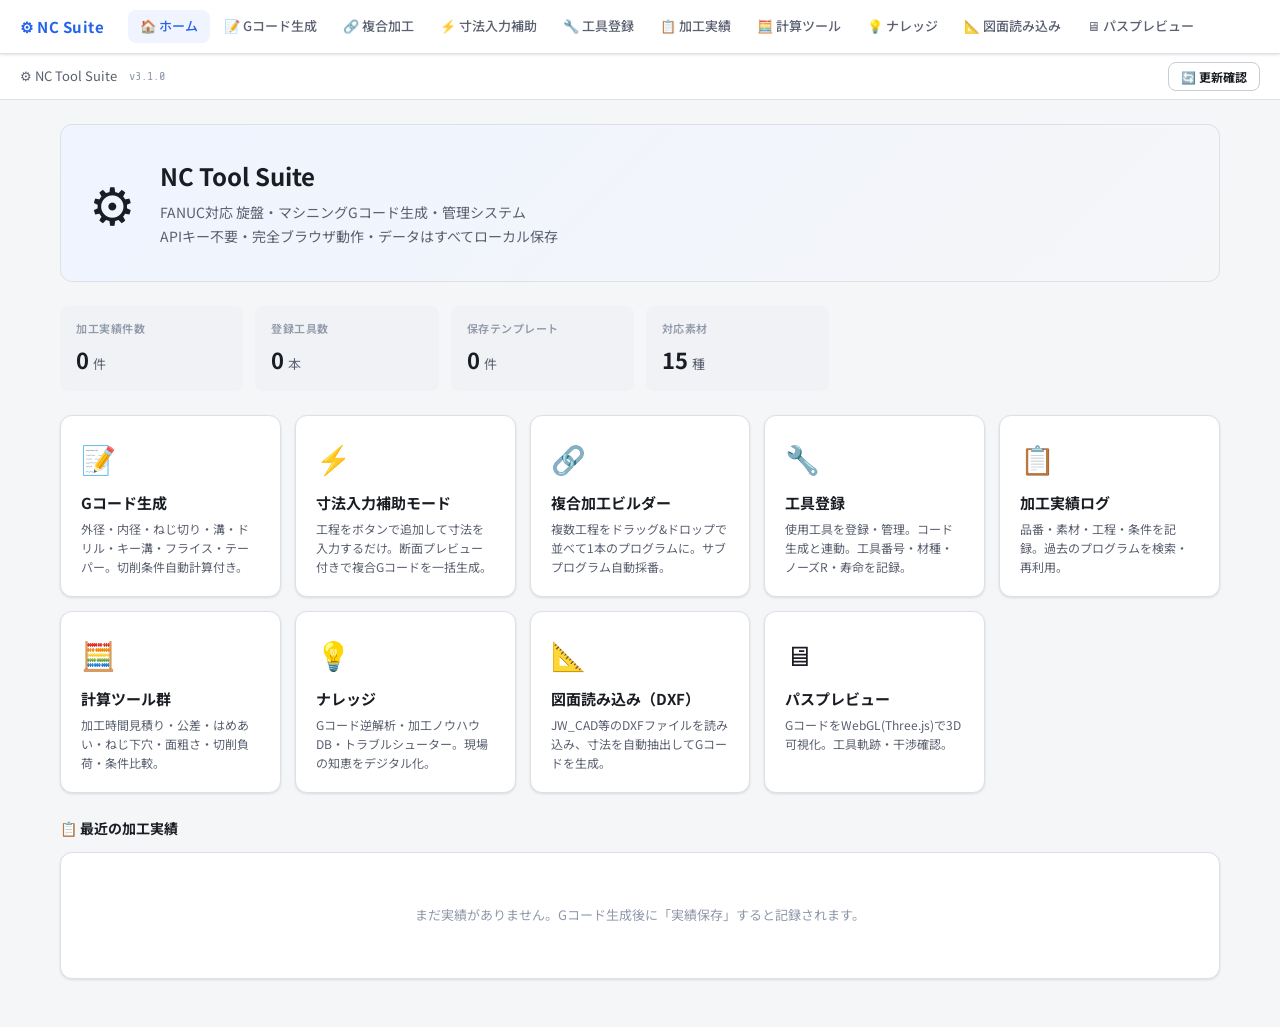
<file: index.html>
<!DOCTYPE html>
<html lang="ja">
<head>
<meta charset="UTF-8"><meta name="viewport" content="width=device-width,initial-scale=1">
<title>NC Tool Suite</title>
<link rel="stylesheet" href="css/common.css">
<style>
.hero{background:linear-gradient(135deg,#eff4ff 0%,#f5f6f8 100%);border:1px solid var(--border);border-radius:var(--radius-lg);padding:32px 28px;margin-bottom:24px;display:flex;align-items:center;gap:24px}
.hero-icon{font-size:52px;flex-shrink:0}
.hero h1{font-size:24px;font-weight:700;margin-bottom:6px}
.hero p{color:var(--text2);font-size:14px;line-height:1.7}
.menu-grid{display:grid;grid-template-columns:repeat(auto-fill,minmax(200px,1fr));gap:14px;margin-bottom:24px}
.menu-card{background:var(--bg1);border:1px solid var(--border);border-radius:var(--radius-lg);padding:20px;text-decoration:none;color:var(--text);transition:all .2s;box-shadow:var(--shadow);display:block}
.menu-card:hover{border-color:var(--accent);box-shadow:var(--shadow-md);transform:translateY(-2px)}
.menu-icon{font-size:28px;margin-bottom:10px}
.menu-name{font-size:15px;font-weight:700;margin-bottom:4px}
.menu-desc{font-size:12px;color:var(--text2);line-height:1.6}
.stats-row{display:grid;grid-template-columns:repeat(auto-fill,minmax(160px,1fr));gap:12px;margin-bottom:24px}
.recent-section{margin-bottom:24px}
.recent-title{font-size:14px;font-weight:700;margin-bottom:12px;display:flex;align-items:center;gap:8px}
.empty-state{text-align:center;padding:32px;color:var(--text3);font-size:13px}
</style>
</head>
<body>
<nav class="nav">
  <a class="nav-logo" href="index.html">⚙ NC Suite</a>
  <div class="nav-links">
    <a class="nav-link active" href="index.html">🏠 <span>ホーム</span></a>
    <a class="nav-link" href="pages/gcode.html">📝 <span>Gコード生成</span></a>
    <a class="nav-link" href="pages/compound.html">🔗 <span>複合加工</span></a>
    <a class="nav-link" href="pages/quick.html">⚡ <span>寸法入力補助</span></a>
    <a class="nav-link" href="pages/tools.html">🔧 <span>工具登録</span></a>
    <a class="nav-link" href="pages/log.html">📋 <span>加工実績</span></a>
    <a class="nav-link" href="pages/calc.html">🧮 <span>計算ツール</span></a>
    <a class="nav-link" href="pages/knowledge.html">💡 <span>ナレッジ</span></a>
    <a class="nav-link" href="pages/drawing.html">📐 <span>図面読み込み</span></a>
    <a class="nav-link" href="pages/preview.html">🖥 <span>パスプレビュー</span></a>
  </div>
</nav>


  <!-- 自己更新バー -->
  <div id="update-bar" style="background:var(--bg1);border-bottom:1px solid var(--border);padding:8px 20px;display:flex;align-items:center;gap:12px;font-size:13px">
    <span style="color:var(--text2)">⚙ NC Tool Suite</span>
    <span id="current-ver" style="font-family:var(--mono);font-size:12px;color:var(--text3)">v3.1.0</span>
    <span id="update-status" style="color:var(--text3);font-size:12px"></span>
    <div style="margin-left:auto;display:flex;gap:8px;align-items:center">
      <button class="btn btn-sm" onclick="checkUpdate()" id="check-btn">🔄 更新確認</button>
      <button class="btn btn-sm btn-primary" onclick="doUpdate()" id="update-btn" style="display:none">⬆ 更新する</button>
    </div>
  </div>

<div class="page">
  <div class="hero">
    <div class="hero-icon">⚙</div>
    <div>
      <h1>NC Tool Suite</h1>
      <p>FANUC対応 旋盤・マシニングGコード生成・管理システム<br>APIキー不要・完全ブラウザ動作・データはすべてローカル保存</p>
    </div>
  </div>

  <div class="stats-row" id="stats-row">
    <div class="metric"><div class="metric-label">加工実績件数</div><div class="metric-value" id="stat-logs">0<span class="metric-unit">件</span></div></div>
    <div class="metric"><div class="metric-label">登録工具数</div><div class="metric-value" id="stat-tools">0<span class="metric-unit">本</span></div></div>
    <div class="metric"><div class="metric-label">保存テンプレート</div><div class="metric-value" id="stat-tpls">0<span class="metric-unit">件</span></div></div>
    <div class="metric"><div class="metric-label">対応素材</div><div class="metric-value">15<span class="metric-unit">種</span></div></div>
  </div>

  <div class="menu-grid">
    <a class="menu-card" href="pages/gcode.html">
      <div class="menu-icon">📝</div>
      <div class="menu-name">Gコード生成</div>
      <div class="menu-desc">外径・内径・ねじ切り・溝・ドリル・キー溝・フライス・テーパー。切削条件自動計算付き。</div>
    </a>
    <a class="menu-card" href="pages/quick.html">
      <div class="menu-icon">⚡</div>
      <div class="menu-name">寸法入力補助モード</div>
      <div class="menu-desc">工程をボタンで追加して寸法を入力するだけ。断面プレビュー付きで複合Gコードを一括生成。</div>
    </a>
    <a class="menu-card" href="pages/compound.html">
      <div class="menu-icon">🔗</div>
      <div class="menu-name">複合加工ビルダー</div>
      <div class="menu-desc">複数工程をドラッグ&ドロップで並べて1本のプログラムに。サブプログラム自動採番。</div>
    </a>
    <a class="menu-card" href="pages/tools.html">
      <div class="menu-icon">🔧</div>
      <div class="menu-name">工具登録</div>
      <div class="menu-desc">使用工具を登録・管理。コード生成と連動。工具番号・材種・ノーズR・寿命を記録。</div>
    </a>
    <a class="menu-card" href="pages/log.html">
      <div class="menu-icon">📋</div>
      <div class="menu-name">加工実績ログ</div>
      <div class="menu-desc">品番・素材・工程・条件を記録。過去のプログラムを検索・再利用。</div>
    </a>
    <a class="menu-card" href="pages/calc.html">
      <div class="menu-icon">🧮</div>
      <div class="menu-name">計算ツール群</div>
      <div class="menu-desc">加工時間見積り・公差・はめあい・ねじ下穴・面粗さ・切削負荷・条件比較。</div>
    </a>
    <a class="menu-card" href="pages/knowledge.html">
      <div class="menu-icon">💡</div>
      <div class="menu-name">ナレッジ</div>
      <div class="menu-desc">Gコード逆解析・加工ノウハウDB・トラブルシューター。現場の知恵をデジタル化。</div>
    </a>
    <a class="menu-card" href="pages/drawing.html">
      <div class="menu-icon">📐</div>
      <div class="menu-name">図面読み込み（DXF）</div>
      <div class="menu-desc">JW_CAD等のDXFファイルを読み込み、寸法を自動抽出してGコードを生成。</div>
    </a>
    <a class="menu-card" href="pages/preview.html">
      <div class="menu-icon">🖥</div>
      <div class="menu-name">パスプレビュー</div>
      <div class="menu-desc">GコードをWebGL(Three.js)で3D可視化。工具軌跡・干渉確認。</div>
    </a>
  </div>

  <div class="recent-section">
    <div class="recent-title">📋 最近の加工実績</div>
    <div class="card">
      <div id="recent-logs"><div class="empty-state">まだ実績がありません。Gコード生成後に「実績保存」すると記録されます。</div></div>
    </div>
  </div>
</div>

<script src="js/common.js"></script>
<script>
document.addEventListener('DOMContentLoaded', () => {
  document.getElementById('stat-logs').innerHTML  = LOG_DB.getAll().length + '<span class="metric-unit">件</span>';
  document.getElementById('stat-tools').innerHTML = TOOL_DB.getAll().length + '<span class="metric-unit">本</span>';
  document.getElementById('stat-tpls').innerHTML  = TPL_DB.getAll().length + '<span class="metric-unit">件</span>';

  const logs = LOG_DB.getAll().slice(0, 5);
  if (logs.length) {
    document.getElementById('recent-logs').innerHTML =
      `<table class="tbl">
        <thead><tr><th>日時</th><th>品番</th><th>工程</th><th>素材</th><th>メモ</th></tr></thead>
        <tbody>${logs.map(l => `<tr>
          <td style="white-space:nowrap;color:var(--text3)">${fmtDate(l.createdAt)}</td>
          <td><strong>${l.partNo||'-'}</strong></td>
          <td><span class="badge badge-blue">${l.procName||'-'}</span></td>
          <td>${l.material||'-'}</td>
          <td style="color:var(--text2)">${l.memo||''}</td>
        </tr>`).join('')}</tbody>
      </table>`;
  }
});
</script>

<script>
const REPO_RAW = 'https://raw.githubusercontent.com/k2k16k2k16k/nc-tool-suite/main';
const CURRENT_VERSION = '3.1.0';
let latestInfo = null;

async function checkUpdate() {
  const btn = document.getElementById('check-btn');
  const status = document.getElementById('update-status');
  btn.textContent = '確認中...';
  btn.disabled = true;
  status.textContent = '';

  try {
    const res = await fetch(REPO_RAW + '/version.json?t=' + Date.now());
    if (!res.ok) throw new Error('取得失敗');
    latestInfo = await res.json();
    const latest = latestInfo.version;

    if (latest === CURRENT_VERSION) {
      status.textContent = '✅ 最新版です';
      status.style.color = 'var(--green)';
    } else {
      status.innerHTML = `🆕 新バージョン <strong>${latest}</strong> があります`;
      status.style.color = 'var(--accent)';
      document.getElementById('update-btn').style.display = 'inline-flex';
    }
  } catch(e) {
    status.textContent = '⚠ 確認できませんでした（オフライン？）';
    status.style.color = 'var(--amber)';
  }
  btn.textContent = '🔄 更新確認';
  btn.disabled = false;
}

async function doUpdate() {
  if (!latestInfo) return;
  const btn = document.getElementById('update-btn');
  btn.textContent = '更新中...';
  btn.disabled = true;

  const files = Object.keys(latestInfo.files);
  const results = [];
  let success = 0, fail = 0;

  for (const file of files) {
    try {
      const res = await fetch(REPO_RAW + '/' + file + '?t=' + Date.now());
      if (!res.ok) throw new Error();
      const text = await res.text();

      // ダウンロードリンクを生成
      const blob = new Blob([text], {type: 'text/html'});
      const url = URL.createObjectURL(blob);
      const a = document.createElement('a');
      a.href = url;
      a.download = file.split('/').pop();
      // 自動ダウンロードは1ファイルずつ
      results.push({file, url, a, text});
      success++;
    } catch(e) {
      fail++;
    }
  }

  // 更新確認ダイアログを表示
  showUpdateDialog(results, latestInfo);
  btn.textContent = '⬆ 更新する';
  btn.disabled = false;
}

function showUpdateDialog(results, info) {
  const existing = document.getElementById('update-dialog');
  if (existing) existing.remove();

  const changelog = (info.changelog || []).slice(0, 3).map(c =>
    `<li style="margin-bottom:4px;font-size:12px;color:var(--text2)">${c}</li>`
  ).join('');

  const dialog = document.createElement('div');
  dialog.id = 'update-dialog';
  dialog.style.cssText = 'position:fixed;inset:0;background:rgba(0,0,0,.5);z-index:9999;display:flex;align-items:center;justify-content:center;padding:20px';
  dialog.innerHTML = `
    <div style="background:var(--bg1);border-radius:12px;padding:24px;max-width:560px;width:100%;box-shadow:0 20px 60px rgba(0,0,0,.3)">
      <div style="font-size:16px;font-weight:700;margin-bottom:6px">🆕 バージョン ${info.version} に更新</div>
      <div style="font-size:12px;color:var(--text2);margin-bottom:14px">${info.updated}</div>
      <ul style="margin-bottom:16px;padding-left:16px">${changelog}</ul>
      <div style="background:var(--bg2);border-radius:8px;padding:12px;margin-bottom:16px;font-size:12px;color:var(--text2);line-height:1.8">
        📁 更新ファイル: <strong style="color:var(--text)">${results.length}個</strong><br>
        以下のファイルがダウンロードされます。<br>
        <code style="font-size:11px;color:var(--accent)">nc-tool-suite\</code> フォルダに上書きしてください。
      </div>
      <div style="display:flex;gap:8px;flex-wrap:wrap;margin-bottom:16px" id="file-list">
        ${results.map(r => `<span style="font-size:11px;background:var(--accent-l);color:var(--accent);padding:2px 8px;border-radius:4px">${r.file}</span>`).join('')}
      </div>
      <div style="display:flex;gap:8px;justify-content:flex-end">
        <button onclick="document.getElementById('update-dialog').remove()" style="padding:8px 16px;border:1px solid var(--border);border-radius:8px;background:var(--bg1);cursor:pointer;font-family:var(--sans);font-size:13px">キャンセル</button>
        <button onclick="downloadAll()" id="dl-all-btn" style="padding:8px 20px;background:var(--accent);color:#fff;border:none;border-radius:8px;cursor:pointer;font-weight:700;font-family:var(--sans);font-size:13px">⬇ 全ファイルをダウンロード</button>
      </div>
    </div>
  `;
  document.body.appendChild(dialog);

  // グローバルに結果を保持
  window._updateResults = results;
}

async function downloadAll() {
  const results = window._updateResults || [];
  const btn = document.getElementById('dl-all-btn');
  btn.textContent = 'ダウンロード中...';
  btn.disabled = true;

  for (let i = 0; i < results.length; i++) {
    const r = results[i];
    await new Promise(resolve => {
      setTimeout(() => {
        const a = document.createElement('a');
        a.href = r.url;
        a.download = r.file.split('/').pop();
        a.click();
        resolve();
      }, i * 300); // 300ms間隔でダウンロード
    });
  }

  btn.textContent = '✅ ダウンロード完了';
  setTimeout(() => {
    document.getElementById('update-dialog').remove();
    const status = document.getElementById('update-status');
    status.textContent = '📁 ダウンロード完了 — フォルダに上書きしてください';
    status.style.color = 'var(--green)';
    document.getElementById('update-btn').style.display = 'none';
  }, 1000);
}
</script>

</body>
</html>
</file>
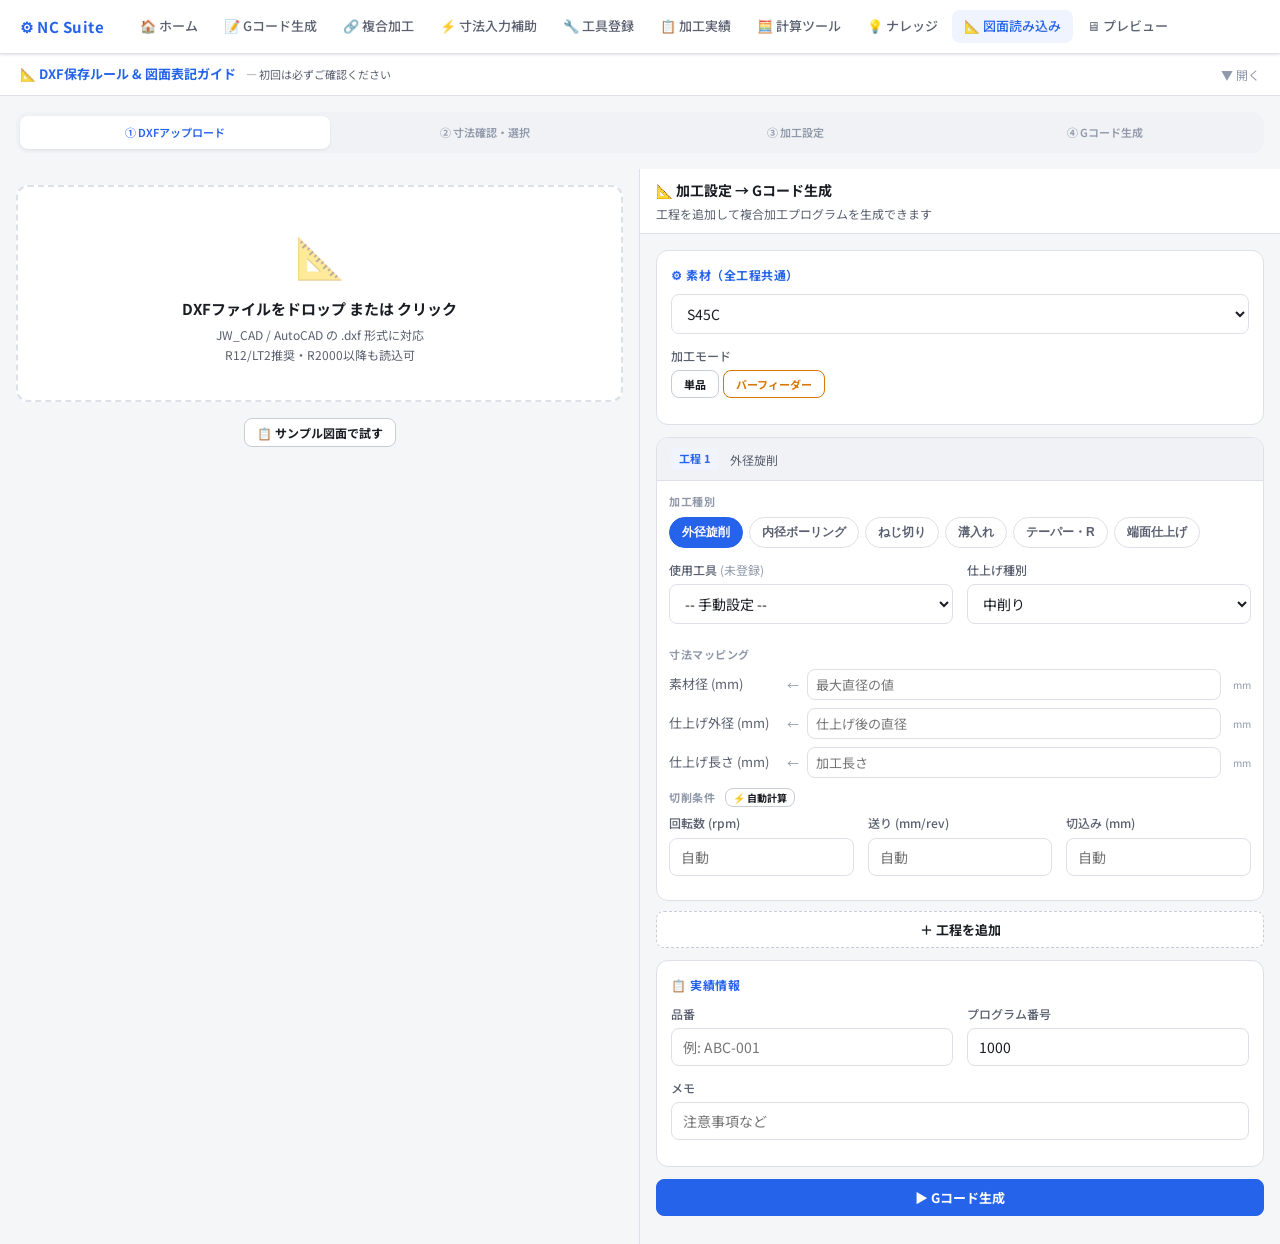
<file: pages/drawing.html>
<!DOCTYPE html>
<html lang="ja">
<head>
<meta charset="UTF-8"><meta name="viewport" content="width=device-width,initial-scale=1">
<title>図面読み込み | NC Suite</title>
<link rel="stylesheet" href="../css/common.css">
<style>
.dxf-layout{display:grid;grid-template-columns:1fr 1fr;gap:0;min-height:calc(100vh - 54px)}
.dxf-left{border-right:1px solid var(--border);overflow-y:auto;display:flex;flex-direction:column}
.dxf-right{overflow-y:auto;background:var(--bg)}

/* アップロードゾーン */
.upload-zone{border:2px dashed var(--border);border-radius:var(--radius-lg);padding:36px 24px;text-align:center;cursor:pointer;background:var(--bg1);transition:all .2s;position:relative;margin:16px}
.upload-zone:hover,.upload-zone.over{border-color:var(--accent);background:var(--accent-l)}
.upload-zone input{position:absolute;inset:0;opacity:0;cursor:pointer;width:100%;height:100%}
.upload-icon{font-size:40px;margin-bottom:10px;opacity:.5}
.upload-title{font-size:15px;font-weight:700;margin-bottom:4px}
.upload-sub{font-size:12px;color:var(--text2)}

/* DXFビューア */
#dxf-canvas-wrap{background:#1a1d23;border-radius:var(--radius);margin:0 16px 16px;position:relative;height:340px;overflow:hidden}
#dxf-canvas{width:100%;height:100%;display:block}
.canvas-toolbar{position:absolute;top:8px;right:8px;display:flex;gap:4px}
.ctbtn{background:rgba(255,255,255,.12);border:1px solid rgba(255,255,255,.2);color:#fff;width:28px;height:28px;border-radius:4px;cursor:pointer;font-size:12px;display:flex;align-items:center;justify-content:center}
.ctbtn:hover{background:rgba(255,255,255,.25)}
.canvas-info{position:absolute;bottom:6px;left:8px;font-size:10px;color:rgba(255,255,255,.4);font-family:var(--mono)}

/* 抽出結果 */
.extract-section{padding:0 16px 16px}
.extract-title{font-size:12px;font-weight:700;letter-spacing:1px;text-transform:uppercase;color:var(--text3);margin-bottom:10px}
.dim-item{display:flex;align-items:center;gap:8px;padding:7px 10px;background:var(--bg1);border:1px solid var(--border);border-radius:var(--radius);margin-bottom:5px;cursor:pointer;transition:all .15s}
.dim-item:hover{border-color:var(--accent)}
.dim-item.selected{border-color:var(--accent);background:var(--accent-l)}
.dim-label{font-size:11px;color:var(--text2);min-width:60px}
.dim-value{font-size:14px;font-weight:700;font-family:var(--mono);color:var(--text)}
.dim-unit{font-size:11px;color:var(--text3);margin-left:2px}
.dim-type{margin-left:auto}
.layer-list{display:flex;flex-wrap:wrap;gap:4px;margin-bottom:10px}
.layer-chip{font-size:11px;padding:2px 8px;border-radius:4px;border:1px solid var(--border);cursor:pointer;background:var(--bg1);color:var(--text2);transition:all .12s}
.layer-chip.active{background:var(--accent);color:#fff;border-color:var(--accent)}

/* 右：マッピング→Gコード */
.right-header{background:var(--bg1);border-bottom:1px solid var(--border);padding:10px 16px;position:sticky;top:0;z-index:10}
.right-header h2{font-size:14px;font-weight:700}
.right-header p{font-size:12px;color:var(--text2);margin-top:2px}
.mapping-area{padding:16px}
.map-card{background:var(--bg1);border:1px solid var(--border);border-radius:var(--radius-lg);padding:14px;margin-bottom:12px}
.map-card-title{font-size:12px;font-weight:700;color:var(--accent);letter-spacing:.5px;text-transform:uppercase;margin-bottom:10px;display:flex;align-items:center;gap:6px}
.map-row{display:flex;align-items:center;gap:8px;margin-bottom:8px;font-size:13px}
.map-label{color:var(--text2);min-width:110px}
.map-value{font-family:var(--mono);font-weight:700;color:var(--text);min-width:60px}
.map-arrow{color:var(--text3);font-size:12px}
.map-input{flex:1;padding:5px 8px;border:1px solid var(--border);border-radius:var(--radius);font-size:13px;font-family:var(--sans);background:var(--bg1);color:var(--text);outline:none}
.map-input:focus{border-color:var(--accent)}
.proc-select-row{display:flex;gap:6px;flex-wrap:wrap;margin-bottom:12px}
.proc-sel-btn{padding:6px 12px;font-size:12px;font-weight:600;border:1px solid var(--border);border-radius:20px;cursor:pointer;background:var(--bg1);color:var(--text2);transition:all .12s}
.proc-sel-btn:hover{border-color:var(--accent);color:var(--accent)}
.proc-sel-btn.active{background:var(--accent);color:#fff;border-color:var(--accent)}

.step-indicator{display:flex;gap:0;margin:16px;background:var(--bg2);border-radius:var(--radius-lg);padding:4px}
.step-ind{flex:1;text-align:center;padding:8px 4px;font-size:11px;font-weight:600;color:var(--text3);border-radius:var(--radius);transition:all .15s}
.step-ind.active{background:var(--bg1);color:var(--accent);box-shadow:0 1px 3px rgba(0,0,0,.08)}
.step-ind.done{color:var(--green)}

/* 複合工程カード */
.step-card{background:var(--bg1);border:1px solid var(--border);border-radius:var(--radius-lg);margin-bottom:10px;overflow:hidden}
.step-card-header{display:flex;align-items:center;gap:8px;padding:10px 14px;background:var(--bg2);border-bottom:1px solid var(--border)}
.step-card-num{font-size:11px;font-weight:700;color:var(--accent);background:var(--accent-l);padding:2px 8px;border-radius:4px}

@media(max-width:900px){.dxf-layout{grid-template-columns:1fr}}
</style>
</head>
<body>
<nav class="nav">
  <a class="nav-logo" href="../index.html">⚙ NC Suite</a>
  <div class="nav-links">
    <a class="nav-link" href="../index.html">🏠 <span>ホーム</span></a>
    <a class="nav-link" href="gcode.html">📝 <span>Gコード生成</span></a>
    <a class="nav-link" href="compound.html">🔗 <span>複合加工</span></a>
    <a class="nav-link" href="quick.html">⚡ <span>寸法入力補助</span></a>
    <a class="nav-link" href="tools.html">🔧 <span>工具登録</span></a>
    <a class="nav-link" href="log.html">📋 <span>加工実績</span></a>
    <a class="nav-link" href="calc.html">🧮 <span>計算ツール</span></a>
    <a class="nav-link" href="knowledge.html">💡 <span>ナレッジ</span></a>
    <a class="nav-link active" href="drawing.html">📐 <span>図面読み込み</span></a>
    <a class="nav-link" href="preview.html">🖥 <span>プレビュー</span></a>
  </div>
</nav>

<!-- ステップ表示 -->

<!-- DXF保存ルール＆横穴表記ガイド -->
<div id="dxf-guide" style="margin:0;border-bottom:1px solid var(--border)">
  <div style="background:var(--bg1);padding:10px 20px;display:flex;align-items:center;gap:10px;cursor:pointer" onclick="toggleGuide()">
    <span style="font-size:13px;font-weight:700;color:var(--accent)">📐 DXF保存ルール &amp; 図面表記ガイド</span>
    <span style="font-size:11px;color:var(--text2)">— 初回は必ずご確認ください</span>
    <span id="guide-toggle-icon" style="margin-left:auto;font-size:12px;color:var(--text3)">▼ 開く</span>
  </div>
  <div id="guide-body" style="display:none;padding:16px 20px;background:var(--bg2);border-top:1px solid var(--border)">
    <div style="display:grid;grid-template-columns:1fr 1fr 1fr;gap:14px">

      <!-- JW_CAD保存ルール -->
      <div style="background:var(--bg1);border:1px solid var(--border);border-radius:var(--radius-lg);padding:14px">
        <div style="font-size:12px;font-weight:700;color:var(--accent);margin-bottom:10px;letter-spacing:.5px">📁 JW_CADでのDXF保存ルール</div>
        <table style="width:100%;font-size:12px;border-collapse:collapse">
          <tr><td style="padding:4px 0;color:var(--text2);width:90px">保存形式</td><td style="padding:4px 0;font-weight:700;color:var(--text)">R12/LT2形式 推奨（R2000以降も読込可）</td></tr>
          <tr><td style="padding:4px 0;color:var(--text2)">単位</td><td style="padding:4px 0;color:var(--text)">mm統一（インチ不可）</td></tr>
          <tr><td style="padding:4px 0;color:var(--text2)">外形線レイヤー</td><td style="padding:4px 0;font-family:var(--mono);font-size:11px;color:var(--green)">外形</td></tr>
          <tr><td style="padding:4px 0;color:var(--text2)">寸法レイヤー</td><td style="padding:4px 0;font-family:var(--mono);font-size:11px;color:var(--green)">寸法</td></tr>
          <tr><td style="padding:4px 0;color:var(--text2)">中心線レイヤー</td><td style="padding:4px 0;font-family:var(--mono);font-size:11px;color:var(--green)">中心 または CENTER</td></tr>
          <tr><td style="padding:4px 0;color:var(--text2)">直径寸法文字</td><td style="padding:4px 0;font-family:var(--mono);font-size:11px;color:var(--accent)">φ50 または Φ50</td></tr>
          <tr><td style="padding:4px 0;color:var(--text2)">半径文字</td><td style="padding:4px 0;font-family:var(--mono);font-size:11px;color:var(--accent)">R10</td></tr>
          <tr><td style="padding:4px 0;color:var(--text2)">ねじ表記</td><td style="padding:4px 0;font-family:var(--mono);font-size:11px;color:var(--accent)">M20×1.5 または M20P1.5</td></tr>
        </table>
        <div style="margin-top:10px;padding:8px 10px;background:var(--amber-l);border-radius:var(--radius);font-size:11px;color:var(--amber)">
          💡 R12/LT2形式が最も精度が高くなります。R2000以降も読み込めますが、寸法の自動検出精度が下がる場合があります。
        </div>
      </div>

      <!-- 通常の寸法表記 -->
      <div style="background:var(--bg1);border:1px solid var(--border);border-radius:var(--radius-lg);padding:14px">
        <div style="font-size:12px;font-weight:700;color:var(--accent);margin-bottom:10px;letter-spacing:.5px">📏 寸法表記ルール（旋削）</div>
        <div style="font-size:12px;color:var(--text2);margin-bottom:8px">外径・長さ</div>
        <div style="font-family:var(--mono);font-size:11px;background:var(--bg2);padding:8px;border-radius:var(--radius);margin-bottom:10px;line-height:2">
          外径：<span style="color:var(--accent)">φ50</span> または <span style="color:var(--accent)">Φ50</span><br>
          長さ：<span style="color:var(--accent)">30</span>（数字のみ）<br>
          内径：<span style="color:var(--accent)">φ25H7</span>（公差付きも可）<br>
          ねじ：<span style="color:var(--accent)">M20×1.5</span><br>
          面取り：<span style="color:var(--accent)">C1</span> または <span style="color:var(--accent)">R2</span>
        </div>
        <div style="font-size:12px;color:var(--text2);margin-bottom:6px">表面粗さ記号（参考）</div>
        <div style="font-family:var(--mono);font-size:11px;background:var(--bg2);padding:8px;border-radius:var(--radius);line-height:2">
          <span style="color:var(--text2)">▽▽ = Ra6.3（荒）</span><br>
          <span style="color:var(--text2)">▽▽▽ = Ra3.2（中）</span><br>
          <span style="color:var(--text2)">▽▽▽▽ = Ra1.6（仕上）</span>
        </div>
      </div>

      <!-- 横穴・複雑形状 -->
      <div style="background:var(--bg1);border:1px solid var(--border);border-left:3px solid var(--accent);border-radius:var(--radius-lg);padding:14px">
        <div style="font-size:12px;font-weight:700;color:var(--accent);margin-bottom:10px;letter-spacing:.5px">🕳 横穴・複雑形状の表記ルール</div>
        <div style="font-size:11px;color:var(--text2);margin-bottom:6px;font-weight:600">① 端面穴（Cアクシス等分）</div>
        <div style="font-family:var(--mono);font-size:11px;background:var(--bg2);padding:7px;border-radius:var(--radius);margin-bottom:8px;line-height:1.9">
          <span style="color:var(--accent)">4-φ8 深さ20 PCD60</span><br>
          <span style="color:var(--text3)">→ 4穴等分、PCD=60mm</span>
        </div>
        <div style="font-size:11px;color:var(--text2);margin-bottom:6px;font-weight:600">② 側面穴（角度指定）</div>
        <div style="font-family:var(--mono);font-size:11px;background:var(--bg2);padding:7px;border-radius:var(--radius);margin-bottom:8px;line-height:1.9">
          <span style="color:var(--accent)">2-φ6 深さ15 C90°/270°</span><br>
          <span style="color:var(--text3)">→ 90°と270°に2穴</span>
        </div>
        <div style="font-size:11px;color:var(--text2);margin-bottom:6px;font-weight:600">③ キー溝・フライス面</div>
        <div style="font-family:var(--mono);font-size:11px;background:var(--bg2);padding:7px;border-radius:var(--radius);margin-bottom:8px;line-height:1.9">
          <span style="color:var(--accent)">キー溝 幅6 深3 長40 C0°</span><br>
          <span style="color:var(--text3)">→ Cアクシス0°位置</span>
        </div>
        <div style="font-size:11px;color:var(--text2);margin-bottom:6px;font-weight:600">④ 複数面フライス</div>
        <div style="font-family:var(--mono);font-size:11px;background:var(--bg2);padding:7px;border-radius:var(--radius);line-height:1.9">
          <span style="color:var(--accent)">6面割 C0°/60°/120°...</span><br>
          <span style="color:var(--text3)">→ 等分割で角度自動計算</span>
        </div>
        <div style="margin-top:8px;padding:7px 9px;background:var(--accent-l);border-radius:var(--radius);font-size:11px;color:var(--accent-d)">
          💡 横穴はDXFで自動認識が難しいため、<strong>補足メモ欄</strong>に上記形式で記入すると精度が上がります。
        </div>
      </div>

    </div>

    <!-- 対応表 -->
    <div style="margin-top:12px;padding:12px 14px;background:var(--bg1);border:1px solid var(--border);border-radius:var(--radius-lg);font-size:12px">
      <div style="font-weight:700;color:var(--text2);margin-bottom:8px;font-size:11px;letter-spacing:.5px;text-transform:uppercase">図面種別ごとの推奨対応</div>
      <div style="display:grid;grid-template-columns:repeat(auto-fill,minmax(200px,1fr));gap:8px">
        <div style="display:flex;align-items:center;gap:8px;padding:6px 10px;background:var(--green-l);border-radius:var(--radius)"><span style="color:var(--green);font-weight:700;font-size:13px">◎</span><span style="color:var(--text)">JW_CAD DXF（自作）</span></div>
        <div style="display:flex;align-items:center;gap:8px;padding:6px 10px;background:var(--green-l);border-radius:var(--radius)"><span style="color:var(--green);font-weight:700;font-size:13px">◎</span><span style="color:var(--text)">外部DXFデータ</span></div>
        <div style="display:flex;align-items:center;gap:8px;padding:6px 10px;background:var(--amber-l);border-radius:var(--radius)"><span style="color:var(--amber);font-weight:700;font-size:13px">△</span><span style="color:var(--text)">手書き・紙図面 → 手動入力</span></div>
        <div style="display:flex;align-items:center;gap:8px;padding:6px 10px;background:var(--amber-l);border-radius:var(--radius)"><span style="color:var(--amber);font-weight:700;font-size:13px">△</span><span style="color:var(--text)">PDF → DXF変換後に使用</span></div>
        <div style="display:flex;align-items:center;gap:8px;padding:6px 10px;background:var(--accent-l);border-radius:var(--radius)"><span style="color:var(--accent);font-weight:700;font-size:13px">★</span><span style="color:var(--text)">複雑形状 → 寸法入力補助モード</span></div>
      </div>
    </div>
  </div>
</div>

<script>
function toggleGuide() {
  const body = document.getElementById('guide-body');
  const icon = document.getElementById('guide-toggle-icon');
  const open = body.style.display === 'none';
  body.style.display = open ? 'block' : 'none';
  icon.textContent = open ? '▲ 閉じる' : '▼ 開く';
  if (open) localStorage.setItem('guide_open','1');
  else localStorage.removeItem('guide_open');
}
// 前回開いていたら開いた状態で表示
if (localStorage.getItem('guide_open')) {
  document.getElementById('guide-body').style.display = 'block';
  document.getElementById('guide-toggle-icon').textContent = '▲ 閉じる';
}
</script>


<div class="step-indicator">
  <div class="step-ind active" id="step1">① DXFアップロード</div>
  <div class="step-ind" id="step2">② 寸法確認・選択</div>
  <div class="step-ind" id="step3">③ 加工設定</div>
  <div class="step-ind" id="step4">④ Gコード生成</div>
</div>

<div class="dxf-layout">
<!-- 左：DXFビューア -->
<div class="dxf-left">

  <!-- アップロード -->
  <div id="upload-area">
    <div class="upload-zone" id="upload-zone">
      <input type="file" id="dxf-file" accept=".dxf,.DXF" onchange="loadDXF(event)">
      <div class="upload-icon">📐</div>
      <div class="upload-title">DXFファイルをドロップ または クリック</div>
      <div class="upload-sub">JW_CAD / AutoCAD の .dxf 形式に対応<br>R12/LT2推奨・R2000以降も読込可</div>
    </div>
    <div style="padding:0 16px 12px;text-align:center">
      <button class="btn btn-sm" onclick="loadSampleDXF()">📋 サンプル図面で試す</button>
    </div>
  </div>

  <!-- DXFビューア（ファイル読み込み後に表示） -->
  <div id="viewer-area" style="display:none">
    <div id="dxf-canvas-wrap">
      <canvas id="dxf-canvas"></canvas>
      <div class="canvas-toolbar">
        <button class="ctbtn" onclick="zoomIn()" title="拡大">+</button>
        <button class="ctbtn" onclick="zoomOut()" title="縮小">−</button>
        <button class="ctbtn" onclick="fitView()" title="全体表示">⊡</button>
      </div>
      <div class="canvas-info" id="canvas-info">マウスホイール：ズーム　ドラッグ：移動</div>
    </div>

    <!-- レイヤー切り替え -->
    <div class="extract-section">
      <div class="extract-title">レイヤー</div>
      <div class="layer-list" id="layer-list"></div>

      <!-- 抽出された寸法 -->
      <div class="extract-title" style="margin-top:12px">抽出された寸法（クリックで選択）</div>
      <div id="dim-list"></div>

      <div style="margin-top:12px">
        <button class="btn btn-sm" onclick="resetFile()">別ファイルを開く</button>
        <button class="btn btn-sm btn-primary" style="margin-left:6px" onclick="goToMapping()">選択した寸法で設定へ →</button>
      </div>
    </div>
  </div>
</div>

<!-- 右：マッピング & Gコード生成 -->
<div class="dxf-right">
  <div class="right-header">
    <h2>📐 加工設定 → Gコード生成</h2>
    <p>工程を追加して複合加工プログラムを生成できます</p>
  </div>
  <div class="mapping-area">

    <!-- 素材（全工程共通） -->
    <div class="map-card">
      <div class="map-card-title">⚙ 素材（全工程共通）</div>
      <div class="field">
        <select id="dxf-mat" onchange="onMatChange()">
          <option value="S45C">S45C</option><option value="SS400">SS400</option>
          <option value="SCM440">SCM440</option><option value="SUS304">SUS304</option>
          <option value="SUS316">SUS316</option><option value="A2017">A2017</option>
          <option value="A5052">A5052</option><option value="A6061">A6061</option>
          <option value="C3604">C3604</option>
        </select>
      </div>
      <div class="field">
        <label>加工モード</label>
        <div style="display:flex;gap:4px;margin-top:2px">
          <button class="btn btn-sm active" id="dxf-mode-single" onclick="dxfSetMode('single')" style="font-size:11px">単品</button>
          <button class="btn btn-sm" id="dxf-mode-bar" onclick="dxfSetMode('bar')" style="font-size:11px;color:var(--amber);border-color:var(--amber)">バーフィーダー</button>
        </div>
      </div>
      <div id="dxf-barfeeder-strip" style="display:none;margin-top:10px;padding:10px;background:var(--amber-l);border-radius:var(--radius);border:1px solid var(--amber)">
        <div style="font-size:11px;font-weight:700;color:var(--amber);margin-bottom:8px">📦 バーフィーダー設定</div>
        <div class="grid-2">
          <div class="field" style="margin-bottom:6px"><label>突っ切り工具No.</label><input type="text" id="dxf-bf-tool" value="T0400"></div>
          <div class="field" style="margin-bottom:6px"><label>バイト幅 (mm)</label><input type="number" id="dxf-bf-width" value="3" step="0.5"></div>
          <div class="field" style="margin-bottom:6px"><label>切断rpm</label><input type="number" id="dxf-bf-rpm" value="300"></div>
          <div class="field" style="margin-bottom:6px"><label>切断送り(mm/rev)</label><input type="number" id="dxf-bf-feed" value="0.03" step="0.01"></div>
        </div>
        <div class="field" style="margin-bottom:0"><label>繰り返し指令</label>
          <select id="dxf-bf-end"><option value="M99">M99（サブプログラムループ）</option><option value="M30">M30（通常終了）</option></select>
        </div>
      </div>
    </div>

    <!-- 複合工程リスト -->
    <div id="steps-container"></div>
    <button class="btn btn-full" style="margin-bottom:12px;border-style:dashed" onclick="addStep()">＋ 工程を追加</button>

    <!-- 実績情報 -->
    <div class="map-card">
      <div class="map-card-title">📋 実績情報</div>
      <div class="grid-2">
        <div class="field"><label>品番</label><input type="text" id="dxf-partno" placeholder="例: ABC-001"></div>
        <div class="field"><label>プログラム番号</label><input type="number" id="dxf-progno" value="1000"></div>
      </div>
      <div class="field"><label>メモ</label><input type="text" id="dxf-memo" placeholder="注意事項など"></div>
    </div>

    <button class="btn btn-primary btn-full" style="margin-bottom:12px" onclick="generateFromDXF()">▶ Gコード生成</button>

    <!-- 出力 -->
    <div id="dxf-output" style="display:none">
      <div style="display:flex;justify-content:space-between;align-items:center;margin-bottom:8px">
        <strong style="font-size:13px">生成Gコード</strong>
        <div style="display:flex;gap:6px">
          <button class="btn btn-sm" onclick="copyDXFCode()">コピー</button>
          <button class="btn btn-sm" onclick="dlDXFCode()">DL(.nc)</button>
          <button class="btn btn-sm btn-primary" onclick="saveDXFToLog()">📋 実績保存</button>
          <button class="btn btn-sm" onclick="sendDXFToPreview()">🖥 3D確認</button>
        </div>
      </div>
      <div id="dxf-gcode-view" class="gcode" style="max-height:400px;overflow-y:auto"></div>
    </div>
  </div>
</div>
</div>

<script src="../js/common.js"></script>
<script>
// ===== DXFパーサー（軽量自前実装 R12/2000対応）=====
function parseDXF(text) {
  const entities = [];
  const layers = new Set(['0']);
  const dims = [];

  const lines = text.split(/\r?\n/);
  let i = 0;

  function nextPair() {
    if (i >= lines.length-1) return null;
    const code = parseInt(lines[i++].trim());
    const value = lines[i++].trim();
    return { code, value };
  }

  // エンティティセクションを探す
  while (i < lines.length) {
    const pair = nextPair();
    if (!pair) break;
    if (pair.code === 2 && pair.value === 'ENTITIES') break;
  }

  // エンティティを解析
  let currentEntity = null;
  while (i < lines.length) {
    const pair = nextPair();
    if (!pair) break;
    if (pair.code === 0) {
      if (currentEntity) {
        entities.push(currentEntity);
        extractDimension(currentEntity, dims);
      }
      if (pair.value === 'ENDSEC') break;
      currentEntity = { type: pair.value, layer: '0', data: {} };
    } else if (currentEntity) {
      if (pair.code === 8) {
        currentEntity.layer = pair.value;
        layers.add(pair.value);
      }
      // LWPOLYLINEの頂点座標は複数あるので配列で保持
      if (currentEntity.type === 'LWPOLYLINE' && pair.code === 10) {
        if (!currentEntity.vertices) currentEntity.vertices = [];
        currentEntity.vertices.push({ x: parseFloat(pair.value), y: 0 });
      } else if (currentEntity.type === 'LWPOLYLINE' && pair.code === 20) {
        if (currentEntity.vertices && currentEntity.vertices.length > 0)
          currentEntity.vertices[currentEntity.vertices.length - 1].y = parseFloat(pair.value);
      }
      currentEntity.data[pair.code] = pair.value;
    }
  }

  return { entities, layers: Array.from(layers), dims };
}

function extractDimension(entity, dims) {
  const d = entity.data;
  switch (entity.type) {
    case 'LINE': {
      const x1=parseFloat(d[10]||0),y1=parseFloat(d[20]||0);
      const x2=parseFloat(d[11]||0),y2=parseFloat(d[21]||0);
      const len = Math.sqrt((x2-x1)**2+(y2-y1)**2);
      if (len > 0.01) {
        const isH = Math.abs(y2-y1) < Math.abs(x2-x1)*0.1;
        const isV = Math.abs(x2-x1) < Math.abs(y2-y1)*0.1;
        dims.push({
          type: isH?'水平長さ': isV?'垂直長さ':'斜め長さ',
          value: parseFloat(len.toFixed(3)),
          layer: entity.layer,
          entity,
          x1,y1,x2,y2
        });
      }
      break;
    }
    case 'CIRCLE': {
      const r=parseFloat(d[40]||0);
      if (r > 0.01) {
        dims.push({type:'半径', value:parseFloat(r.toFixed(3)), layer:entity.layer, entity,
          cx:parseFloat(d[10]||0), cy:parseFloat(d[20]||0), r});
        dims.push({type:'直径', value:parseFloat((r*2).toFixed(3)), layer:entity.layer, entity,
          cx:parseFloat(d[10]||0), cy:parseFloat(d[20]||0), r});
      }
      break;
    }
    case 'ARC': {
      const r=parseFloat(d[40]||0);
      if (r > 0.01) {
        dims.push({type:'R（円弧）', value:parseFloat(r.toFixed(3)), layer:entity.layer, entity,
          cx:parseFloat(d[10]||0), cy:parseFloat(d[20]||0), r});
      }
      break;
    }
    case 'DIMENSION': {
      let measured = parseFloat(d[42]||d[41]||0);
      const dimType = parseInt(d[70]||0) & 7;
      // グループコード42が省略されている場合（R2000以降）、定義点から距離を計算
      if (measured <= 0.01) {
        const x10=parseFloat(d[10]||0), y10=parseFloat(d[20]||0);
        const x13=parseFloat(d[13]||0), y13=parseFloat(d[23]||0);
        const x14=parseFloat(d[14]||0), y14=parseFloat(d[24]||0);
        const x15=parseFloat(d[15]||0), y15=parseFloat(d[25]||0);
        if (dimType === 0 || dimType === 1) {
          // 回転/整列寸法: 定義点13→14 間の距離
          measured = Math.sqrt((x14-x13)**2 + (y14-y13)**2);
        } else if (dimType === 3) {
          // 直径寸法: 中心(10)→端点(15) の距離×2
          measured = Math.sqrt((x15-x10)**2 + (y15-y10)**2) * 2;
        } else if (dimType === 4) {
          // 半径寸法: 中心(10)→端点(15) の距離
          measured = Math.sqrt((x15-x10)**2 + (y15-y10)**2);
        }
      }
      if (measured > 0.01) {
        const typeNames = ['回転寸法','整列寸法','角度寸法','直径寸法','半径寸法','角度寸法','座標寸法'];
        dims.push({type: typeNames[dimType]||'寸法', value:parseFloat(measured.toFixed(3)),
          layer:entity.layer, entity, isDim:true});
      }
      break;
    }
    case 'LWPOLYLINE': {
      // R2000以降の軽量ポリライン: 各辺をLINEと同様に処理
      const verts = entity.vertices || [];
      const closed = (parseInt(d[70]||0) & 1) === 1;
      const count = closed ? verts.length : verts.length - 1;
      for (let j = 0; j < count; j++) {
        const v1 = verts[j], v2 = verts[(j+1) % verts.length];
        const len = Math.sqrt((v2.x-v1.x)**2 + (v2.y-v1.y)**2);
        if (len > 0.01) {
          const isH = Math.abs(v2.y-v1.y) < Math.abs(v2.x-v1.x)*0.1;
          const isV = Math.abs(v2.x-v1.x) < Math.abs(v2.y-v1.y)*0.1;
          dims.push({
            type: isH?'水平長さ': isV?'垂直長さ':'斜め長さ',
            value: parseFloat(len.toFixed(3)),
            layer: entity.layer, entity,
            x1:v1.x, y1:v1.y, x2:v2.x, y2:v2.y
          });
        }
      }
      break;
    }
    case 'TEXT':
    case 'MTEXT': {
      // 寸法文字から数値を抽出
      const txt = (d[1]||'').replace(/[\\{}|]/g,'').trim();
      const m = txt.match(/^([φΦ∅Ø]?)(\d+(?:\.\d+)?)/);
      if (m) {
        const isDia = !!m[1];
        const val = parseFloat(m[2]);
        if (val > 0.01 && val < 9999) {
          dims.push({type: isDia?'直径(テキスト)':'長さ(テキスト)', value:val,
            layer:entity.layer, entity, fromText:true, raw:txt});
        }
      }
      break;
    }
  }
}

// ===== Canvas DXFビューア =====
let dxfData = null;
let viewScale = 1, viewOffX = 0, viewOffY = 0;
let isDragging = false, dragStartX = 0, dragStartY = 0;
let activeLayers = new Set();
let selectedDims = new Set();
let canvasW = 0, canvasH = 0;

function initCanvas() {
  const wrap = document.getElementById('dxf-canvas-wrap');
  const canvas = document.getElementById('dxf-canvas');
  canvasW = wrap.clientWidth; canvasH = wrap.clientHeight;
  canvas.width = canvasW; canvas.height = canvasH;

  canvas.addEventListener('wheel', e => {
    const factor = e.deltaY < 0 ? 1.15 : 0.87;
    viewScale *= factor;
    drawDXF();
    e.preventDefault();
  }, {passive:false});

  canvas.addEventListener('mousedown', e => { isDragging=true; dragStartX=e.clientX-viewOffX; dragStartY=e.clientY-viewOffY; });
  canvas.addEventListener('mousemove', e => { if(isDragging){viewOffX=e.clientX-dragStartX; viewOffY=e.clientY-dragStartY; drawDXF();} });
  canvas.addEventListener('mouseup', ()=>isDragging=false);
  canvas.addEventListener('mouseleave', ()=>isDragging=false);

  // タッチ対応
  let lastTouchDist = 0;
  canvas.addEventListener('touchstart', e=>{
    if(e.touches.length===1){isDragging=true;dragStartX=e.touches[0].clientX-viewOffX;dragStartY=e.touches[0].clientY-viewOffY;}
    if(e.touches.length===2)lastTouchDist=Math.hypot(e.touches[0].clientX-e.touches[1].clientX,e.touches[0].clientY-e.touches[1].clientY);
  });
  canvas.addEventListener('touchmove', e=>{
    if(e.touches.length===1&&isDragging){viewOffX=e.touches[0].clientX-dragStartX;viewOffY=e.touches[0].clientY-dragStartY;drawDXF();}
    if(e.touches.length===2){const d=Math.hypot(e.touches[0].clientX-e.touches[1].clientX,e.touches[0].clientY-e.touches[1].clientY);viewScale*=d/lastTouchDist;lastTouchDist=d;drawDXF();}
    e.preventDefault();
  },{passive:false});
  canvas.addEventListener('touchend',()=>isDragging=false);
}

function worldToScreen(wx, wy) {
  return [wx * viewScale + viewOffX, canvasH - (wy * viewScale + viewOffY)];
}

function fitView() {
  if (!dxfData || !dxfData.entities.length) return;
  let minX=Infinity,maxX=-Infinity,minY=Infinity,maxY=-Infinity;
  dxfData.entities.forEach(e => {
    const d=e.data;
    ['10','11'].forEach(k=>{ const v=parseFloat(d[k]);if(!isNaN(v)){minX=Math.min(minX,v);maxX=Math.max(maxX,v);}});
    ['20','21'].forEach(k=>{ const v=parseFloat(d[k]);if(!isNaN(v)){minY=Math.min(minY,v);maxY=Math.max(maxY,v);}});
    if(e.type==='CIRCLE'||e.type==='ARC'){const cx=parseFloat(d[10]||0),cy=parseFloat(d[20]||0),r=parseFloat(d[40]||0);minX=Math.min(minX,cx-r);maxX=Math.max(maxX,cx+r);minY=Math.min(minY,cy-r);maxY=Math.max(maxY,cy+r);}
  });
  if(!isFinite(minX))return;
  const pw=maxX-minX, ph=maxY-minY;
  if(pw<0.001||ph<0.001)return;
  const margin=30;
  const sx=(canvasW-margin*2)/pw, sy=(canvasH-margin*2)/ph;
  viewScale=Math.min(sx,sy)*0.9;
  viewOffX=(canvasW - pw*viewScale)/2 - minX*viewScale;
  viewOffY=(canvasH - ph*viewScale)/2 - minY*viewScale;
  drawDXF();
}

function zoomIn(){ viewScale*=1.3; drawDXF(); }
function zoomOut(){ viewScale*=0.77; drawDXF(); }

const LAYER_COLORS = {'0':'#94a3b8','寸法':'#f59e0b','CENTER':'#ef4444','中心線':'#ef4444','外形':'#60a5fa','OUTLINE':'#60a5fa'};
function layerColor(layer) { return LAYER_COLORS[layer] || '#94a3b8'; }

function drawDXF() {
  const canvas = document.getElementById('dxf-canvas');
  const ctx = canvas.getContext('2d');
  ctx.clearRect(0, 0, canvasW, canvasH);
  ctx.fillStyle = '#1a1d23';
  ctx.fillRect(0, 0, canvasW, canvasH);
  if (!dxfData) return;

  dxfData.entities.forEach(e => {
    if (!activeLayers.has(e.layer)) return;
    const d = e.data;
    const color = layerColor(e.layer);
    ctx.strokeStyle = color;
    ctx.lineWidth = 1;
    ctx.beginPath();

    switch(e.type) {
      case 'LINE': {
        const [sx,sy]=worldToScreen(parseFloat(d[10]||0),parseFloat(d[20]||0));
        const [ex,ey]=worldToScreen(parseFloat(d[11]||0),parseFloat(d[21]||0));
        ctx.moveTo(sx,sy); ctx.lineTo(ex,ey);
        break;
      }
      case 'CIRCLE': {
        const [cx,cy]=worldToScreen(parseFloat(d[10]||0),parseFloat(d[20]||0));
        const r=parseFloat(d[40]||0)*viewScale;
        ctx.arc(cx,cy,r,0,Math.PI*2);
        break;
      }
      case 'ARC': {
        const [cx,cy]=worldToScreen(parseFloat(d[10]||0),parseFloat(d[20]||0));
        const r=parseFloat(d[40]||0)*viewScale;
        const sa=parseFloat(d[50]||0)*Math.PI/180;
        const ea=parseFloat(d[51]||0)*Math.PI/180;
        ctx.arc(cx,cy,r,-sa,-ea,true);
        break;
      }
      case 'LWPOLYLINE': {
        const verts = e.vertices || [];
        if (verts.length < 2) break;
        const closed = (parseInt(d[70]||0) & 1) === 1;
        const [sx,sy] = worldToScreen(verts[0].x, verts[0].y);
        ctx.moveTo(sx, sy);
        for (let j = 1; j < verts.length; j++) {
          const [px,py] = worldToScreen(verts[j].x, verts[j].y);
          ctx.lineTo(px, py);
        }
        if (closed) ctx.closePath();
        break;
      }
      case 'TEXT':
      case 'MTEXT': {
        const [tx,ty]=worldToScreen(parseFloat(d[10]||0),parseFloat(d[20]||0));
        const h=Math.max(8,parseFloat(d[40]||3)*viewScale);
        ctx.font=`${h}px monospace`;
        ctx.fillStyle=color;
        ctx.fillText((d[1]||'').replace(/[\\{}|]/g,'').trim(),tx,ty);
        return;
      }
    }
    ctx.stroke();
  });
}

// ===== ファイル読み込み =====
function loadDXF(event) {
  const file = event.target.files[0]; if(!file) return;
  const reader = new FileReader();
  reader.onload = e => {
    processDXFText(e.target.result, file.name);
  };
  reader.readAsText(file, 'Shift_JIS');
}

function processDXFText(text, filename) {
  // Shift_JIS文字化けが起きた場合はUTF-8で再試行
  if (text.includes('?') && !text.includes('SECTION')) {
    const blob = new Blob([new TextEncoder().encode(text)]);
    const reader = new FileReader();
    reader.onload = e => processDXFText(e.target.result, filename);
    reader.readAsText(blob, 'UTF-8');
    return;
  }

  dxfData = parseDXF(text);

  // 全レイヤーをアクティブに
  activeLayers = new Set(dxfData.layers);

  document.getElementById('upload-area').style.display = 'none';
  document.getElementById('viewer-area').style.display = 'block';

  initCanvas();
  setTimeout(()=>{ fitView(); renderLayers(); renderDims(); }, 100);
  setStep(2);
  document.getElementById('canvas-info').textContent = `${filename} — ${dxfData.entities.length}エンティティ / ${dxfData.dims.length}寸法検出`;
}

function loadSampleDXF() {
  // サンプルDXFを生成（段付き軸：外径50→外径40→M30ねじ）
  const sample = `0\nSECTION\n2\nENTITIES\n0\nLINE\n8\n外形\n10\n0.0\n20\n0.0\n11\n100.0\n21\n0.0\n0\nLINE\n8\n外形\n10\n0.0\n20\n25.0\n11\n40.0\n21\n25.0\n0\nLINE\n8\n外形\n10\n40.0\n20\n25.0\n11\n40.0\n21\n20.0\n0\nLINE\n8\n外形\n10\n40.0\n20\n20.0\n11\n100.0\n21\n20.0\n0\nCIRCLE\n8\n外形\n10\n0.0\n20\n0.0\n40\n25.0\n0\nTEXT\n8\n寸法\n10\n20.0\n20\n30.0\n40\n3.0\n1\nφ50\n0\nTEXT\n8\n寸法\n10\n70.0\n20\n25.0\n40\n3.0\n1\nφ40\n0\nTEXT\n8\n寸法\n10\n0.0\n20\n-8.0\n40\n3.0\n1\n40\n0\nTEXT\n8\n寸法\n10\n40.0\n20\n-8.0\n40\n3.0\n1\n60\n0\nENDSEC\n0\nEOF\n`;
  processDXFText(sample, 'sample_shaft.dxf');
}

function renderLayers() {
  const el = document.getElementById('layer-list');
  el.innerHTML = dxfData.layers.map(l =>
    `<div class="layer-chip ${activeLayers.has(l)?'active':''}" onclick="toggleLayer('${l}')">${l}</div>`
  ).join('');
}

function toggleLayer(l) {
  if (activeLayers.has(l)) activeLayers.delete(l);
  else activeLayers.add(l);
  renderLayers(); drawDXF();
}

function renderDims() {
  // 重複を排除して値でグループ化
  const grouped = new Map();
  dxfData.dims.forEach((d,i) => {
    const key = `${d.type}_${d.value}`;
    if (!grouped.has(key)) grouped.set(key, {...d, idx:i, count:1});
    else grouped.get(key).count++;
  });

  const el = document.getElementById('dim-list');
  if (!grouped.size) {
    el.innerHTML = '<div class="alert alert-warn">寸法が検出されませんでした。<br>DXFにLINE/CIRCLE/TEXT要素が含まれているか確認してください。</div>';
    return;
  }

  el.innerHTML = Array.from(grouped.values()).map((d,i) => {
    const selected = selectedDims.has(`${d.type}_${d.value}`);
    const typeColor = {
      '直径':'badge-blue','直径(テキスト)':'badge-blue','半径':'badge-purple','R（円弧）':'badge-purple',
      '水平長さ':'badge-green','垂直長さ':'badge-amber','寸法':'badge-blue','長さ(テキスト)':'badge-green'
    }[d.type] || 'badge-blue';
    return `<div class="dim-item ${selected?'selected':''}" onclick="toggleDim('${d.type}_${d.value}','${d.type}',${d.value})">
      <div class="dim-label">${d.type}</div>
      <div class="dim-value">${d.value}<span class="dim-unit">mm</span></div>
      ${d.count>1?`<span style="font-size:10px;color:var(--text3)">×${d.count}</span>`:''}
      <div class="dim-type"><span class="badge ${typeColor}" style="font-size:10px">${d.type.includes('径')||d.type.includes('半径')?'径':'長さ'}</span></div>
    </div>`;
  }).join('');
}

const dimSelections = {}; // {key: {type, value}}

function toggleDim(key, type, value) {
  if (selectedDims.has(key)) {
    selectedDims.delete(key);
    delete dimSelections[key];
  } else {
    selectedDims.add(key);
    dimSelections[key] = {type, value};
  }
  renderDims();
  renderAllSteps();
}

function goToMapping() {
  if (!selectedDims.size) {
    showToast('寸法を1つ以上選択してください', 'error');
    return;
  }
  setStep(3);
  renderAllSteps();
}

// ===== 加工種別定義 =====
const PROC_LABELS = {od:'外径旋削', id:'内径ボーリング', thread:'ねじ切り', groove:'溝入れ', taper:'テーパー・R', face:'端面仕上げ'};

const PROC_FIELDS = {
  od: [
    {id:'blank_d', label:'素材径 (mm)',      dimTypes:['直径','直径(テキスト)'],              hint:'最大直径の値'},
    {id:'fin_d',   label:'仕上げ外径 (mm)',  dimTypes:['直径','直径(テキスト)'],              hint:'仕上げ後の直径'},
    {id:'fin_l',   label:'仕上げ長さ (mm)',  dimTypes:['水平長さ','垂直長さ','長さ(テキスト)'], hint:'加工長さ'},
  ],
  id: [
    {id:'pre_d',   label:'下穴径 (mm)',        dimTypes:['直径','直径(テキスト)'], hint:'現在の穴径'},
    {id:'fin_d',   label:'仕上げ内径 (mm)',    dimTypes:['直径','直径(テキスト)'], hint:'仕上げ後の内径'},
    {id:'dep',     label:'ボーリング深さ (mm)', dimTypes:['垂直長さ','水平長さ'],   hint:'穴の深さ'},
  ],
  thread: [
    {id:'d',     label:'ねじ外径 (mm)', dimTypes:['直径','直径(テキスト)'], hint:'ねじの呼び径'},
    {id:'pitch', label:'ピッチ (mm)',   dimTypes:[],                        hint:'例: 1.5, 2.0'},
    {id:'len',   label:'ねじ長さ (mm)', dimTypes:['水平長さ','垂直長さ'],   hint:'ねじ部の長さ'},
  ],
  groove: [
    {id:'w', label:'溝幅 (mm)',      dimTypes:['水平長さ','垂直長さ'],    hint:'溝の幅'},
    {id:'d', label:'溝深さ (mm)',    dimTypes:['垂直長さ','水平長さ'],    hint:'溝の深さ'},
    {id:'x', label:'X位置-径 (mm)', dimTypes:['直径','直径(テキスト)'],  hint:'溝位置の直径'},
    {id:'z', label:'Z位置 (mm)',    dimTypes:['水平長さ'],               hint:'端面からの距離'},
  ],
  taper: [
    {id:'d1',  label:'開始径 (mm)',      dimTypes:['直径','直径(テキスト)'], hint:'テーパー開始側の直径'},
    {id:'d2',  label:'終了径 (mm)',      dimTypes:['直径','直径(テキスト)'], hint:'テーパー終了側の直径'},
    {id:'len', label:'テーパー長さ (mm)', dimTypes:['水平長さ','垂直長さ'],   hint:'テーパー区間の長さ'},
  ],
  face: [
    {id:'d',     label:'素材径 (mm)',        dimTypes:['直径','直径(テキスト)'], hint:'端面加工する外径'},
    {id:'stock', label:'総取り代 (mm)',       dimTypes:[],                        hint:'端面から削る総量'},
    {id:'fin',   label:'仕上げ取り代 (mm)',   dimTypes:[],                        hint:'最終パスに残す量 例:0.1'},
    {id:'ffeed', label:'仕上げ送り(mm/rev)',  dimTypes:[],                        hint:'仕上げパスの送り'},
  ],
};

// ===== 複合工程管理 =====
let compoundSteps = [{proc:'od', toolId:null, finish:'中削り', rpm:'', feed:'', depth:'', params:{}}];

function addStep() {
  // 追加前に現在値を保存
  compoundSteps.forEach((_, i) => saveStepValues(i));
  compoundSteps.push({proc:'od', toolId:null, finish:'中削り', rpm:'', feed:'', depth:'', params:{}});
  renderAllSteps();
}

function removeStep(idx) {
  compoundSteps.forEach((_, i) => saveStepValues(i));
  compoundSteps.splice(idx, 1);
  renderAllSteps();
}

function updateStepProc(idx, proc) {
  saveStepValues(idx);
  compoundSteps[idx].proc = proc;
  compoundSteps[idx].params = {};
  renderAllSteps();
}

function saveStepValues(idx) {
  const step = compoundSteps[idx];
  if (!step) return;
  const fields = PROC_FIELDS[step.proc] || [];
  fields.forEach(f => {
    const el = document.getElementById(`s${idx}-mf-${f.id}`);
    if (el) step.params[f.id] = el.value;
  });
  const rEl = document.getElementById(`s${idx}-rpm`);
  const fEl = document.getElementById(`s${idx}-feed`);
  const dEl = document.getElementById(`s${idx}-depth`);
  const tEl = document.getElementById(`s${idx}-tool`);
  const fnEl = document.getElementById(`s${idx}-finish`);
  if (rEl)  step.rpm    = rEl.value;
  if (fEl)  step.feed   = fEl.value;
  if (dEl)  step.depth  = dEl.value;
  if (tEl)  step.toolId = tEl.value ? parseInt(tEl.value) : null;
  if (fnEl) step.finish = fnEl.value;
}

function renderAllSteps() {
  const tools = TOOL_DB.getAll();
  const container = document.getElementById('steps-container');
  if (!container) return;
  const selArr = Object.values(dimSelections);

  container.innerHTML = compoundSteps.map((step, idx) => {
    const fields = PROC_FIELDS[step.proc] || [];

    // 寸法自動割り当て
    const autoAssign = {};
    const usedKeys = new Set();
    fields.forEach(f => {
      for (const s of selArr) {
        const key = `${s.type}_${s.value}`;
        if (!usedKeys.has(key) && f.dimTypes.includes(s.type)) {
          autoAssign[f.id] = s.value;
          usedKeys.add(key);
          break;
        }
      }
    });

    const toolOptions = tools.map(t =>
      `<option value="${t.id}"${step.toolId===t.id?' selected':''}>T${t.no}: ${t.name}（${t.mat} φ${t.dia}）</option>`
    ).join('');
    const finishOpts = ['荒削り','中削り','仕上げ'].map(f =>
      `<option${f===step.finish?' selected':''}>${f}</option>`).join('');
    const procBtns = Object.entries(PROC_LABELS).map(([p, lbl]) =>
      `<button class="proc-sel-btn${p===step.proc?' active':''}" onclick="updateStepProc(${idx},'${p}')">${lbl}</button>`
    ).join('');
    const mappingRows = fields.map(f => {
      const val = step.params[f.id] !== undefined && step.params[f.id] !== '' ? step.params[f.id] : (autoAssign[f.id] || '');
      return `<div class="map-row">
        <span class="map-label">${f.label}</span>
        <span class="map-arrow">←</span>
        <input class="map-input" type="number" id="s${idx}-mf-${f.id}" value="${val}" placeholder="${f.hint}" step="0.1">
        <span style="font-size:10px;color:var(--text3);margin-left:4px">mm</span>
      </div>`;
    }).join('');

    return `<div class="step-card">
      <div class="step-card-header">
        <span class="step-card-num">工程 ${idx+1}</span>
        <span style="font-size:12px;color:var(--text2);margin-left:4px">${PROC_LABELS[step.proc]}</span>
        ${compoundSteps.length > 1 ? `<button class="btn btn-sm" style="margin-left:auto;color:var(--red);border-color:var(--red)" onclick="removeStep(${idx})">✕ 削除</button>` : ''}
      </div>
      <div style="padding:12px">
        <div style="margin-bottom:10px">
          <div style="font-size:11px;font-weight:700;color:var(--text3);margin-bottom:6px;letter-spacing:.5px">加工種別</div>
          <div class="proc-select-row">${procBtns}</div>
        </div>
        <div class="grid-2" style="margin-bottom:10px">
          <div class="field">
            <label>使用工具${tools.length ? '' : ' <span style="color:var(--text3);font-weight:400">(未登録)</span>'}</label>
            <select id="s${idx}-tool" onchange="onToolSelect(${idx})">
              <option value="">-- 手動設定 --</option>
              ${toolOptions}
            </select>
          </div>
          <div class="field">
            <label>仕上げ種別</label>
            <select id="s${idx}-finish" onchange="onFinishChange(${idx})">${finishOpts}</select>
          </div>
        </div>
        <div style="margin-bottom:10px">
          <div style="font-size:11px;font-weight:700;color:var(--text3);margin-bottom:6px;letter-spacing:.5px">寸法マッピング</div>
          ${mappingRows || '<div style="font-size:12px;color:var(--text2)">パラメータなし</div>'}
        </div>
        <div>
          <div style="font-size:11px;font-weight:700;color:var(--text3);margin-bottom:6px;letter-spacing:.5px">
            切削条件
            <button class="btn btn-sm" style="font-size:10px;padding:1px 7px;margin-left:6px" onclick="autoCalcStep(${idx})">⚡ 自動計算</button>
          </div>
          <div class="grid-3">
            <div class="field"><label>回転数 (rpm)</label><input type="number" id="s${idx}-rpm" value="${step.rpm||''}" placeholder="自動"></div>
            <div class="field"><label>送り (mm/rev)</label><input type="number" id="s${idx}-feed" value="${step.feed||''}" step="0.01" placeholder="自動"></div>
            <div class="field"><label>切込み (mm)</label><input type="number" id="s${idx}-depth" value="${step.depth||''}" step="0.1" placeholder="自動"></div>
          </div>
        </div>
      </div>
    </div>`;
  }).join('');
}

function onToolSelect(idx) {
  const toolId = parseInt(document.getElementById(`s${idx}-tool`).value);
  const finish = document.getElementById(`s${idx}-finish`).value;
  const mat = document.getElementById('dxf-mat').value;
  const tool = TOOL_DB.getAll().find(t => t.id === toolId);
  if (!tool) return;
  const c = calcConditions(mat, tool.mat, tool.dia || 25, finish);
  if (!c) return;
  document.getElementById(`s${idx}-rpm`).value   = c.rpm;
  document.getElementById(`s${idx}-feed`).value  = c.feed;
  document.getElementById(`s${idx}-depth`).value = c.ap;
  compoundSteps[idx].toolId = toolId;
  showToast(`工程${idx+1}: T${tool.no} ${tool.name} から切削条件を計算`);
}

function onFinishChange(idx) {
  const toolEl = document.getElementById(`s${idx}-tool`);
  if (toolEl?.value) onToolSelect(idx);
}

function onMatChange() {
  compoundSteps.forEach((step, idx) => {
    const toolEl = document.getElementById(`s${idx}-tool`);
    if (toolEl?.value) onToolSelect(idx);
  });
}

function autoCalcStep(idx) {
  const mat    = document.getElementById('dxf-mat').value;
  const finish = document.getElementById(`s${idx}-finish`)?.value || '中削り';
  const toolId = parseInt(document.getElementById(`s${idx}-tool`)?.value || '0');
  const tool   = TOOL_DB.getAll().find(t => t.id === toolId);
  const c = calcConditions(mat, tool ? tool.mat : '超硬', tool ? (tool.dia || 25) : 25, finish);
  if (!c) return;
  document.getElementById(`s${idx}-rpm`).value   = c.rpm;
  document.getElementById(`s${idx}-feed`).value  = c.feed;
  document.getElementById(`s${idx}-depth`).value = c.ap;
  showToast(`工程${idx+1}: 切削条件を自動計算 ${c.rpm}rpm / f${c.feed} / ap${c.ap}`);
}

// ===== バーフィーダーモード =====
let dxfBarFeederMode = false;
function dxfSetMode(mode) {
  dxfBarFeederMode = (mode === 'bar');
  document.getElementById('dxf-mode-single').classList.toggle('active', !dxfBarFeederMode);
  document.getElementById('dxf-mode-bar').classList.toggle('active', dxfBarFeederMode);
  document.getElementById('dxf-barfeeder-strip').style.display = dxfBarFeederMode ? 'block' : 'none';
}

function dxfGenCutoff(outerDia, finLen) {
  const tool   = document.getElementById('dxf-bf-tool').value  || 'T0400';
  const width  = parseFloat(document.getElementById('dxf-bf-width').value) || 3;
  const rpm    = parseInt(document.getElementById('dxf-bf-rpm').value)   || 300;
  const feed   = parseFloat(document.getElementById('dxf-bf-feed').value) || 0.03;
  const endCmd = document.getElementById('dxf-bf-end').value || 'M99';
  const cutZ   = (finLen + width / 2).toFixed(2);
  const safeX  = (outerDia + 5).toFixed(1);
  return [
    ``,
    `(突っ切り)`,
    `G00 X${safeX}. Z100.`,
    `M05 M09`,
    `${tool}`,
    `G97 S${rpm} M03`,
    `M08`,
    `G00 X${(outerDia + 2).toFixed(1)}. Z-${cutZ}.`,
    `G01 X0. F${feed}`,
    `G04 X0.3`,
    `G00 X${safeX}.`,
    `Z100.`,
    `M05 M09`,
    `G28 U0. W0.`,
    endCmd,
    `%`
  ];
}

// ===== Gコード生成（複合加工対応） =====
let lastDXFGcode = '';

function generateFromDXF() {
  compoundSteps.forEach((_, i) => saveStepValues(i));
  const mat    = document.getElementById('dxf-mat').value;
  const progNo = parseInt(document.getElementById('dxf-progno').value) || 1000;
  const tools  = TOOL_DB.getAll();

  const allLines = [
    `(${compoundSteps.length > 1 ? `複合加工 ${compoundSteps.length}工程` : PROC_LABELS[compoundSteps[0].proc]} / 素材:${mat})`,
    `(図面読み込みで生成)`,
    `%`,
    `O${String(progNo).padStart(4,'0')}`,
    `G28 U0. W0.`,
    `G50 S3000`,
  ];
  const procNames = [];

  compoundSteps.forEach((step, idx) => {
    const mfv = (fid, def) => {
      const el = document.getElementById(`s${idx}-mf-${fid}`);
      return parseFloat(el?.value !== '' ? el?.value : undefined) || parseFloat(step.params[fid]) || def;
    };
    const defaultC = calcConditions(mat, '超硬', 25, step.finish) || {};
    const rpm   = parseFloat(document.getElementById(`s${idx}-rpm`)?.value  || step.rpm)   || defaultC.rpm   || 1000;
    const feed  = parseFloat(document.getElementById(`s${idx}-feed`)?.value || step.feed)  || defaultC.feed  || 0.2;
    const depth = parseFloat(document.getElementById(`s${idx}-depth`)?.value|| step.depth) || defaultC.ap    || 1.5;

    const tool  = tools.find(t => t.id === step.toolId);
    // T番号：登録工具ならそのno、なければ工程番号ベースのデフォルト
    const tNoStr = tool ? tool.no.padStart(2,'0') : String((idx+1)*100+1).padStart(4,'0');
    const tCmd  = tool ? `T${tNoStr.padStart(4,'0')}` : `T${String((idx+1)*100+1).padStart(4,'0')}`;
    const toolComment = tool ? ` [T${tool.no} ${tool.name}]` : '';

    allLines.push(``, `(--- 工程${idx+1}: ${PROC_LABELS[step.proc]}${toolComment} ---)`);
    procNames.push(PROC_LABELS[step.proc]);

    switch(step.proc) {
      case 'od': {
        const bd=mfv('blank_d',50), fd=mfv('fin_d',45), fl=mfv('fin_l',80);
        const passes=Math.max(1,Math.ceil((bd-fd)/2/depth));
        allLines.push(`G96 S${rpm} M03`, `${tCmd} M08`, `G00 X${bd+2}. Z2.`);
        for(let i=1;i<=passes;i++){
          const cx=Math.max(fd,(bd-depth*2*i)).toFixed(3);
          allLines.push(`G00 X${cx}`,`G01 Z-${fl}. F${feed}`,`G00 X${bd+2}.`,`Z2.`);
        }
        allLines.push(`G00 X${fd}.`,`G01 Z-${fl}. F${(feed*.6).toFixed(3)}`,`G00 X${bd+5}. Z100.`,`M09`);
        break;
      }
      case 'id': {
        const pd=mfv('pre_d',20), fd=mfv('fin_d',25), dep=mfv('dep',40);
        const passes=Math.max(1,Math.ceil((fd-pd)/2/depth));
        allLines.push(`G96 S${rpm} M03`, `${tCmd} M08`, `G00 X${pd-1}. Z2.`);
        for(let i=1;i<=passes;i++){
          const cx=(pd+depth*2*i).toFixed(3);
          allLines.push(`G00 X${cx}`,`G01 Z-${dep}. F${feed}`,`G04 X0.3`,`G00 Z2.`);
        }
        allLines.push(`G00 X${fd}.`,`G01 Z-${dep}. F${(feed*.7).toFixed(3)}`,`G00 Z100.`,`M09`);
        break;
      }
      case 'thread': {
        const d=mfv('d',20), pitch=mfv('pitch',1.5), len=mfv('len',30);
        const h=0.6495*pitch, passes=5, cham=1.5;
        const apP=(h/passes).toFixed(4);
        allLines.push(`G97 S${rpm} M03`, `${tCmd} M08`, `G00 X${d+2}. Z5.`);
        for(let i=1;i<=passes;i++){
          const cx=(d-apP*2*i).toFixed(3);
          allLines.push(`G00 X${cx}`,`G32 Z-${(len+cham).toFixed(1)}. F${pitch}`,`G00 X${d+2}.`,`Z5.`);
        }
        allLines.push(`G00 X${d+10}. Z100.`,`M09`);
        break;
      }
      case 'groove': {
        const gw=mfv('w',3), gd=mfv('d',5), gx=mfv('x',40), gz=-(mfv('z',30));
        const finX=(gx-gd*2).toFixed(3);
        allLines.push(`G97 S${rpm} M03`, `${tCmd} M08`,
          `G00 X${gx+2}. Z${gz}.`,`G01 X${finX} F${feed}`,`G04 X0.5`,`G01 X${gx+2}.`,`G00 Z100.`,`M09`);
        break;
      }
      case 'taper': {
        const d1=mfv('d1',50), d2=mfv('d2',40), tlen=mfv('len',20);
        allLines.push(`G96 S${rpm} M03`, `${tCmd} M08`,
          `G00 X${d1+2}. Z2.`,`G01 X${d1}. Z0. F${feed}`,`G01 X${d2}. Z-${tlen}. F${feed}`,
          `G00 X${Math.max(d1,d2)+10}. Z100.`,`M09`);
        break;
      }
      case 'face': {
        const dia=mfv('d',50), stock=mfv('stock',1), fin=mfv('fin',.1), ffeed=mfv('ffeed',.08);
        const passes=Math.max(1,Math.ceil((stock-fin)/depth));
        allLines.push(`G50 S3000`,`G96 S${rpm} M03`, `${tCmd} M08`);
        for(let i=1;i<=passes;i++){
          const cz=(stock-depth*i).toFixed(3);
          allLines.push(`G00 X${dia+2}. Z${cz}.`,`G01 X-1. F${feed}`,`G00 Z${stock}.`);
        }
        allLines.push(`G00 X${dia+2}. Z0.`,`G01 X-1. F${ffeed}`,`G00 X${dia+10}. Z100.`,`M09`);
        break;
      }
    }
    allLines.push(`G28 U0. W0.`);
  });

  if (dxfBarFeederMode) {
    const odIdx = compoundSteps.findIndex(s => s.proc === 'od');
    if (odIdx >= 0) {
      const outerD = parseFloat(document.getElementById(`s${odIdx}-mf-blank_d`)?.value || compoundSteps[odIdx].params.blank_d) || 50;
      const finLen = parseFloat(document.getElementById(`s${odIdx}-mf-fin_l`)?.value  || compoundSteps[odIdx].params.fin_l)   || 80;
      allLines.push(...dxfGenCutoff(outerD, finLen));
    } else {
      allLines.push(``, `M05`, `M30`, `%`);
    }
  } else {
    allLines.push(``, `M05`, `M30`, `%`);
  }
  lastDXFGcode = allLines.join('\n');

  let n = 1;
  const html = lastDXFGcode.split('\n').map(line => {
    const num = `<span class="lnum">${String(n++).padStart(4,' ')}</span>`;
    let l = line.replace(/&/g,'&amp;').replace(/</g,'&lt;');
    if (l.startsWith('(')||l==='%') return num+`<span class="cm">${l}</span>`;
    l=l.replace(/\b([GM]\d+)/g,(m,w)=>w.startsWith('G')?`<span class="gw">${w}</span>`:`<span class="mw">${w}</span>`);
    l=l.replace(/([XZUWICKFSR])(-?[\d.]+)/g,(m,k,v)=>`${k}<span class="vl">${v}</span>`);
    return num+l;
  }).join('\n');

  document.getElementById('dxf-gcode-view').innerHTML = html;
  document.getElementById('dxf-output').style.display = 'block';
  document.getElementById('dxf-output').scrollIntoView({behavior:'smooth',block:'nearest'});
  setStep(4);
  showToast(`${procNames.join(' + ')} Gコードを生成しました`);
}

function copyDXFCode()     { copyText(lastDXFGcode); }
function dlDXFCode()       { downloadText(lastDXFGcode, `O${document.getElementById('dxf-progno').value||1000}_drawing.nc`); }
function sendDXFToPreview(){ if(!lastDXFGcode)return; sessionStorage.setItem('preview_gcode',lastDXFGcode); sessionStorage.setItem('preview_source','図面読み込み'); window.open('preview.html','_blank'); }
function saveDXFToLog() {
  if (!lastDXFGcode) return;
  const partNo = document.getElementById('dxf-partno').value || prompt('品番:','');
  if (!partNo) return;
  const procName = compoundSteps.map(s => PROC_LABELS[s.proc]).join('+') + ' (図面読み込み)';
  LOG_DB.add({partNo, procName, material: document.getElementById('dxf-mat').value,
    gcode: lastDXFGcode, memo: document.getElementById('dxf-memo').value || '図面読み込みで生成'});
  showToast('実績に保存しました');
}

function resetFile() {
  dxfData=null; selectedDims.clear(); Object.keys(dimSelections).forEach(k=>delete dimSelections[k]);
  compoundSteps = [{proc:'od', toolId:null, finish:'中削り', rpm:'', feed:'', depth:'', params:{}}];
  document.getElementById('upload-area').style.display='block';
  document.getElementById('viewer-area').style.display='none';
  document.getElementById('dxf-file').value='';
  setStep(1);
  renderAllSteps();
}

function setStep(n) {
  [1,2,3,4].forEach(i => {
    const el = document.getElementById('step'+i);
    el.classList.remove('active','done');
    if (i < n) el.classList.add('done');
    else if (i === n) el.classList.add('active');
  });
}

document.addEventListener('DOMContentLoaded', () => {
  renderAllSteps();
  // D&Dサポート
  const zone = document.getElementById('upload-zone');
  zone.addEventListener('dragover', e=>{e.preventDefault();zone.classList.add('over');});
  zone.addEventListener('dragleave', ()=>zone.classList.remove('over'));
  zone.addEventListener('drop', e=>{e.preventDefault();zone.classList.remove('over');const f=e.dataTransfer.files[0];if(f)loadDXF({target:{files:[f]}});});
});
</script>
</body>
</html>
</file>
<file: css/common.css>
@import url('https://fonts.googleapis.com/css2?family=Share+Tech+Mono&family=Noto+Sans+JP:wght@400;500;700&display=swap');

:root {
  --bg:       #f5f6f8;
  --bg1:      #ffffff;
  --bg2:      #f0f2f5;
  --bg3:      #e8eaed;
  --border:   #dde0e6;
  --border2:  #c8ccd4;
  --text:     #1a1d23;
  --text2:    #5a6070;
  --text3:    #9099aa;
  --accent:   #2563eb;
  --accent-l: #eff4ff;
  --accent-d: #1d4ed8;
  --green:    #16a34a;
  --green-l:  #f0fdf4;
  --amber:    #d97706;
  --amber-l:  #fffbeb;
  --red:      #dc2626;
  --red-l:    #fef2f2;
  --purple:   #7c3aed;
  --purple-l: #f5f3ff;
  --mono:     'Share Tech Mono', monospace;
  --sans:     'Noto Sans JP', sans-serif;
  --radius:   8px;
  --radius-lg:12px;
  --shadow:   0 1px 3px rgba(0,0,0,.08), 0 1px 2px rgba(0,0,0,.04);
  --shadow-md:0 4px 12px rgba(0,0,0,.10);
}

* { box-sizing: border-box; margin: 0; padding: 0; }
html { font-size: 15px; }
body { font-family: var(--sans); background: var(--bg); color: var(--text); line-height: 1.6; -webkit-font-smoothing: antialiased; }

/* ===== ナビ ===== */
.nav {
  background: var(--bg1);
  border-bottom: 1px solid var(--border);
  padding: 0 20px;
  display: flex;
  align-items: center;
  gap: 0;
  height: 54px;
  position: sticky;
  top: 0;
  z-index: 100;
  box-shadow: var(--shadow);
}
.nav-logo {
  font-size: 15px;
  font-weight: 700;
  color: var(--accent);
  letter-spacing: .5px;
  margin-right: 24px;
  text-decoration: none;
  white-space: nowrap;
}
.nav-links { display: flex; gap: 2px; flex: 1; overflow-x: auto; }
.nav-link {
  padding: 6px 12px;
  font-size: 13px;
  color: var(--text2);
  text-decoration: none;
  border-radius: var(--radius);
  white-space: nowrap;
  transition: all .15s;
  font-weight: 500;
}
.nav-link:hover { background: var(--bg2); color: var(--text); }
.nav-link.active { background: var(--accent-l); color: var(--accent); }

/* ===== レイアウト ===== */
.page { max-width: 1200px; margin: 0 auto; padding: 24px 20px; }
.page-title { font-size: 20px; font-weight: 700; margin-bottom: 4px; }
.page-sub   { font-size: 13px; color: var(--text2); margin-bottom: 20px; }

/* ===== カード ===== */
.card {
  background: var(--bg1);
  border: 1px solid var(--border);
  border-radius: var(--radius-lg);
  padding: 20px;
  box-shadow: var(--shadow);
}
.card-title {
  font-size: 13px;
  font-weight: 700;
  letter-spacing: 1px;
  text-transform: uppercase;
  color: var(--text3);
  margin-bottom: 14px;
}

/* ===== グリッド ===== */
.grid-2 { display: grid; grid-template-columns: 1fr 1fr; gap: 14px; }
.grid-3 { display: grid; grid-template-columns: 1fr 1fr 1fr; gap: 14px; }
.grid-4 { display: grid; grid-template-columns: repeat(4, 1fr); gap: 14px; }

/* ===== フォーム ===== */
.field { margin-bottom: 12px; }
.field label {
  display: block;
  font-size: 12px;
  font-weight: 500;
  color: var(--text2);
  margin-bottom: 5px;
}
.field input, .field select, .field textarea {
  width: 100%;
  background: var(--bg1);
  border: 1px solid var(--border);
  color: var(--text);
  padding: 8px 11px;
  font-size: 14px;
  font-family: var(--sans);
  border-radius: var(--radius);
  outline: none;
  transition: border-color .15s, box-shadow .15s;
}
.field input:focus, .field select:focus, .field textarea:focus {
  border-color: var(--accent);
  box-shadow: 0 0 0 3px rgba(37,99,235,.12);
}
.field select option { background: var(--bg1); }
.field .hint { font-size: 11px; color: var(--text3); margin-top: 4px; }
.field input.ok  { border-color: var(--green); }
.field input.err { border-color: var(--red); }

/* ===== ボタン ===== */
.btn {
  display: inline-flex; align-items: center; gap: 6px;
  padding: 8px 18px;
  font-size: 13px; font-weight: 700; font-family: var(--sans);
  border-radius: var(--radius); border: 1px solid var(--border2);
  cursor: pointer; transition: all .15s; background: var(--bg1); color: var(--text);
}
.btn:hover { background: var(--bg2); }
.btn-primary { background: var(--accent); color: #fff; border-color: var(--accent); }
.btn-primary:hover { background: var(--accent-d); }
.btn-success { background: var(--green); color: #fff; border-color: var(--green); }
.btn-danger  { background: var(--red);   color: #fff; border-color: var(--red); }
.btn-sm { padding: 5px 12px; font-size: 12px; }
.btn-full { width: 100%; justify-content: center; }

/* ===== バッジ ===== */
.badge {
  display: inline-block; font-size: 11px; font-weight: 700;
  padding: 2px 8px; border-radius: 4px; letter-spacing: .5px;
}
.badge-blue   { background: var(--accent-l);  color: var(--accent); }
.badge-green  { background: var(--green-l);   color: var(--green); }
.badge-amber  { background: var(--amber-l);   color: var(--amber); }
.badge-red    { background: var(--red-l);     color: var(--red); }
.badge-purple { background: var(--purple-l);  color: var(--purple); }

/* ===== テーブル ===== */
.tbl { width: 100%; border-collapse: collapse; font-size: 13px; }
.tbl th { background: var(--bg2); padding: 9px 12px; text-align: left; font-weight: 600; font-size: 12px; color: var(--text2); border-bottom: 1px solid var(--border); }
.tbl td { padding: 9px 12px; border-bottom: 1px solid var(--border); vertical-align: middle; }
.tbl tr:last-child td { border-bottom: none; }
.tbl tr:hover td { background: var(--bg2); }

/* ===== Gコード ===== */
.gcode {
  font-family: var(--mono);
  font-size: 12px;
  background: #1a1d23;
  color: #a8c7fa;
  padding: 16px;
  border-radius: var(--radius);
  white-space: pre;
  overflow-x: auto;
  line-height: 1.9;
}
.gcode .cm { color: #6b7280; }
.gcode .gw { color: #93c5fd; }
.gcode .mw { color: #fca5a5; }
.gcode .vl { color: #fcd34d; }
.gcode .lnum { color: #374151; user-select: none; margin-right: 10px; }
.gcode .hl { color: #86efac; }

/* ===== タブ ===== */
.tabs { display: flex; border-bottom: 1px solid var(--border); margin-bottom: 16px; gap: 2px; }
.tab-btn {
  padding: 8px 16px; font-size: 13px; font-weight: 500;
  color: var(--text2); background: none; border: none;
  border-bottom: 2px solid transparent; cursor: pointer;
  font-family: var(--sans); transition: all .15s;
}
.tab-btn.active { color: var(--accent); border-bottom-color: var(--accent); }
.tab-btn:hover:not(.active) { color: var(--text); background: var(--bg2); border-radius: var(--radius) var(--radius) 0 0; }
.tab-panel { display: none; }
.tab-panel.active { display: block; }

/* ===== メトリクスカード ===== */
.metric { background: var(--bg2); border-radius: var(--radius); padding: 14px 16px; }
.metric-label { font-size: 11px; font-weight: 600; color: var(--text3); text-transform: uppercase; letter-spacing: .5px; margin-bottom: 4px; }
.metric-value { font-size: 22px; font-weight: 700; color: var(--text); }
.metric-unit  { font-size: 13px; color: var(--text2); margin-left: 4px; font-weight: 400; }

/* ===== 通知 ===== */
.alert { padding: 10px 14px; border-radius: var(--radius); font-size: 13px; margin-bottom: 12px; }
.alert-info    { background: var(--accent-l);  color: var(--accent-d); border-left: 3px solid var(--accent); }
.alert-success { background: var(--green-l);   color: var(--green);    border-left: 3px solid var(--green); }
.alert-warn    { background: var(--amber-l);   color: var(--amber);    border-left: 3px solid var(--amber); }
.alert-danger  { background: var(--red-l);     color: var(--red);      border-left: 3px solid var(--red); }

/* ===== スマホ対応 ===== */
@media (max-width: 768px) {
  .page { padding: 16px 14px; }
  .grid-2, .grid-3, .grid-4 { grid-template-columns: 1fr; }
  .nav-link span { display: none; }
  .hide-sp { display: none; }
}
@media (max-width: 480px) {
  html { font-size: 14px; }
  .nav { padding: 0 12px; }
  .card { padding: 14px; }
}
</file>
